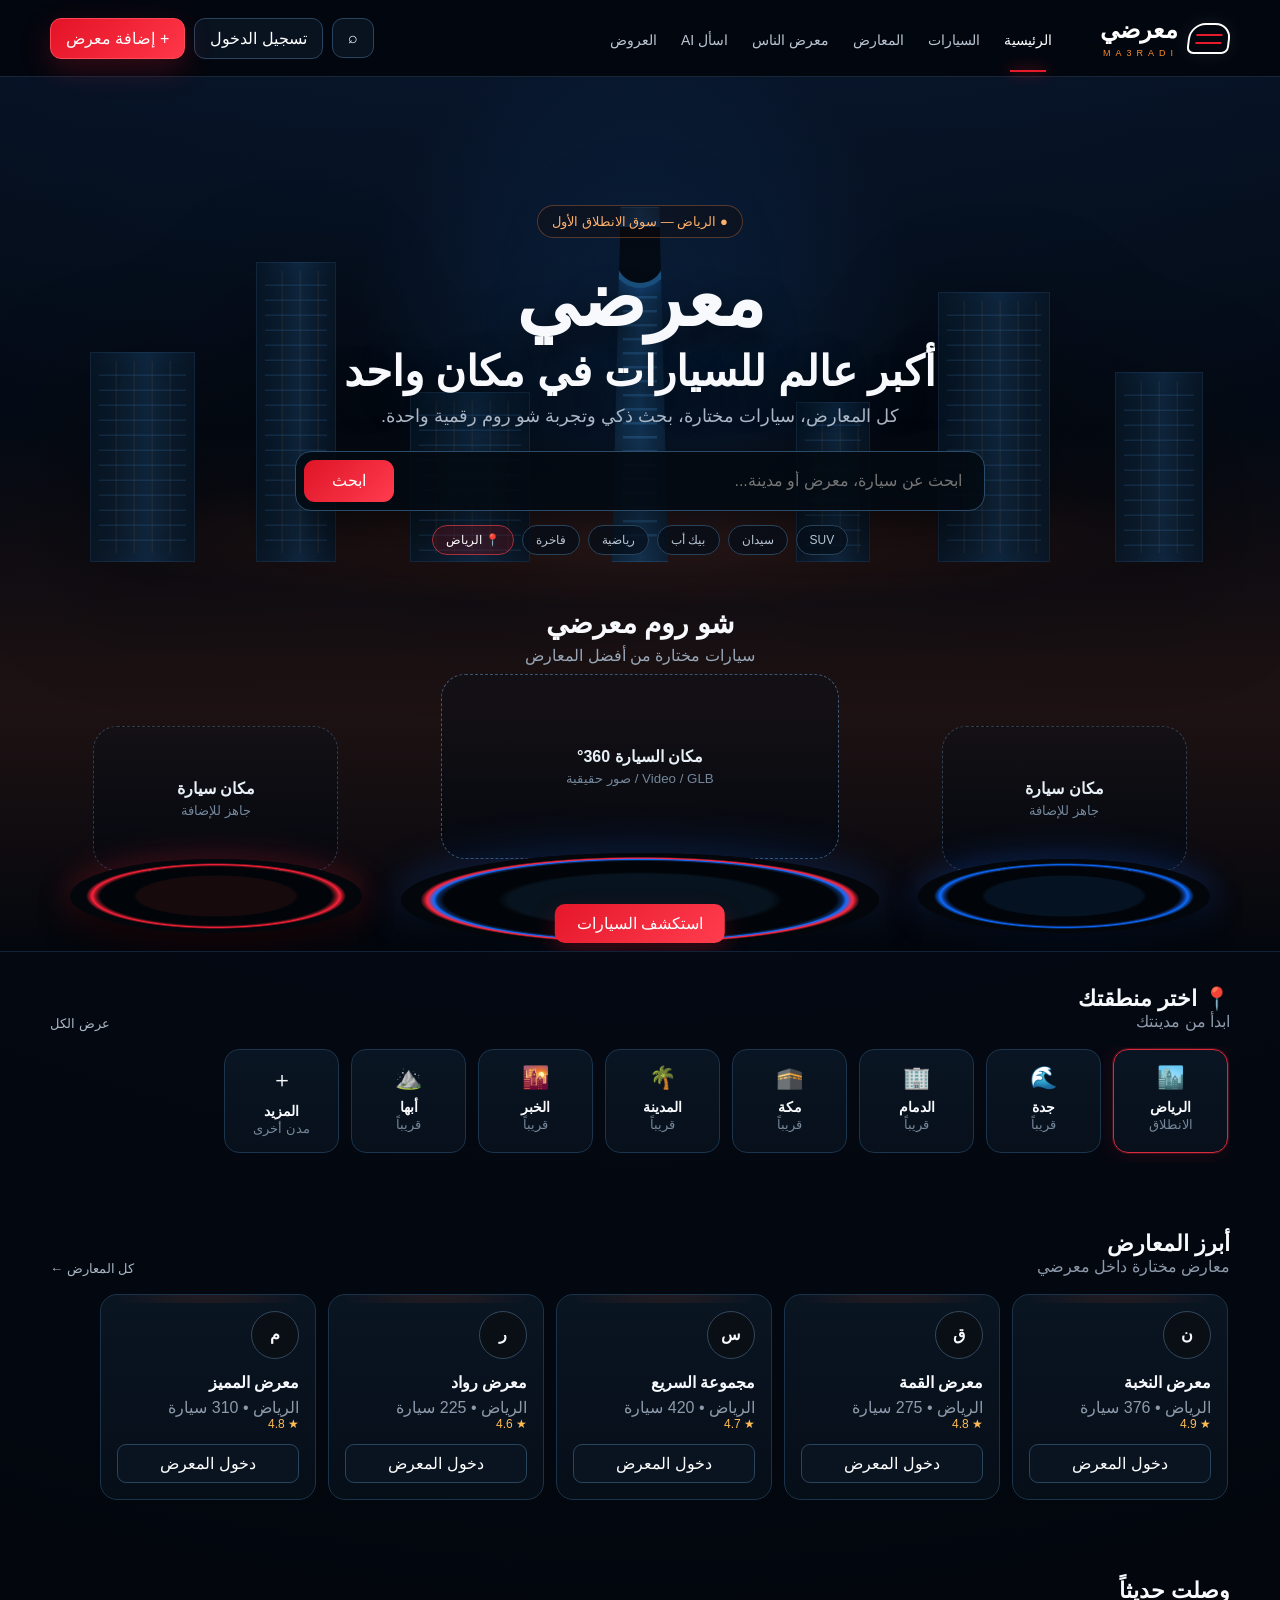
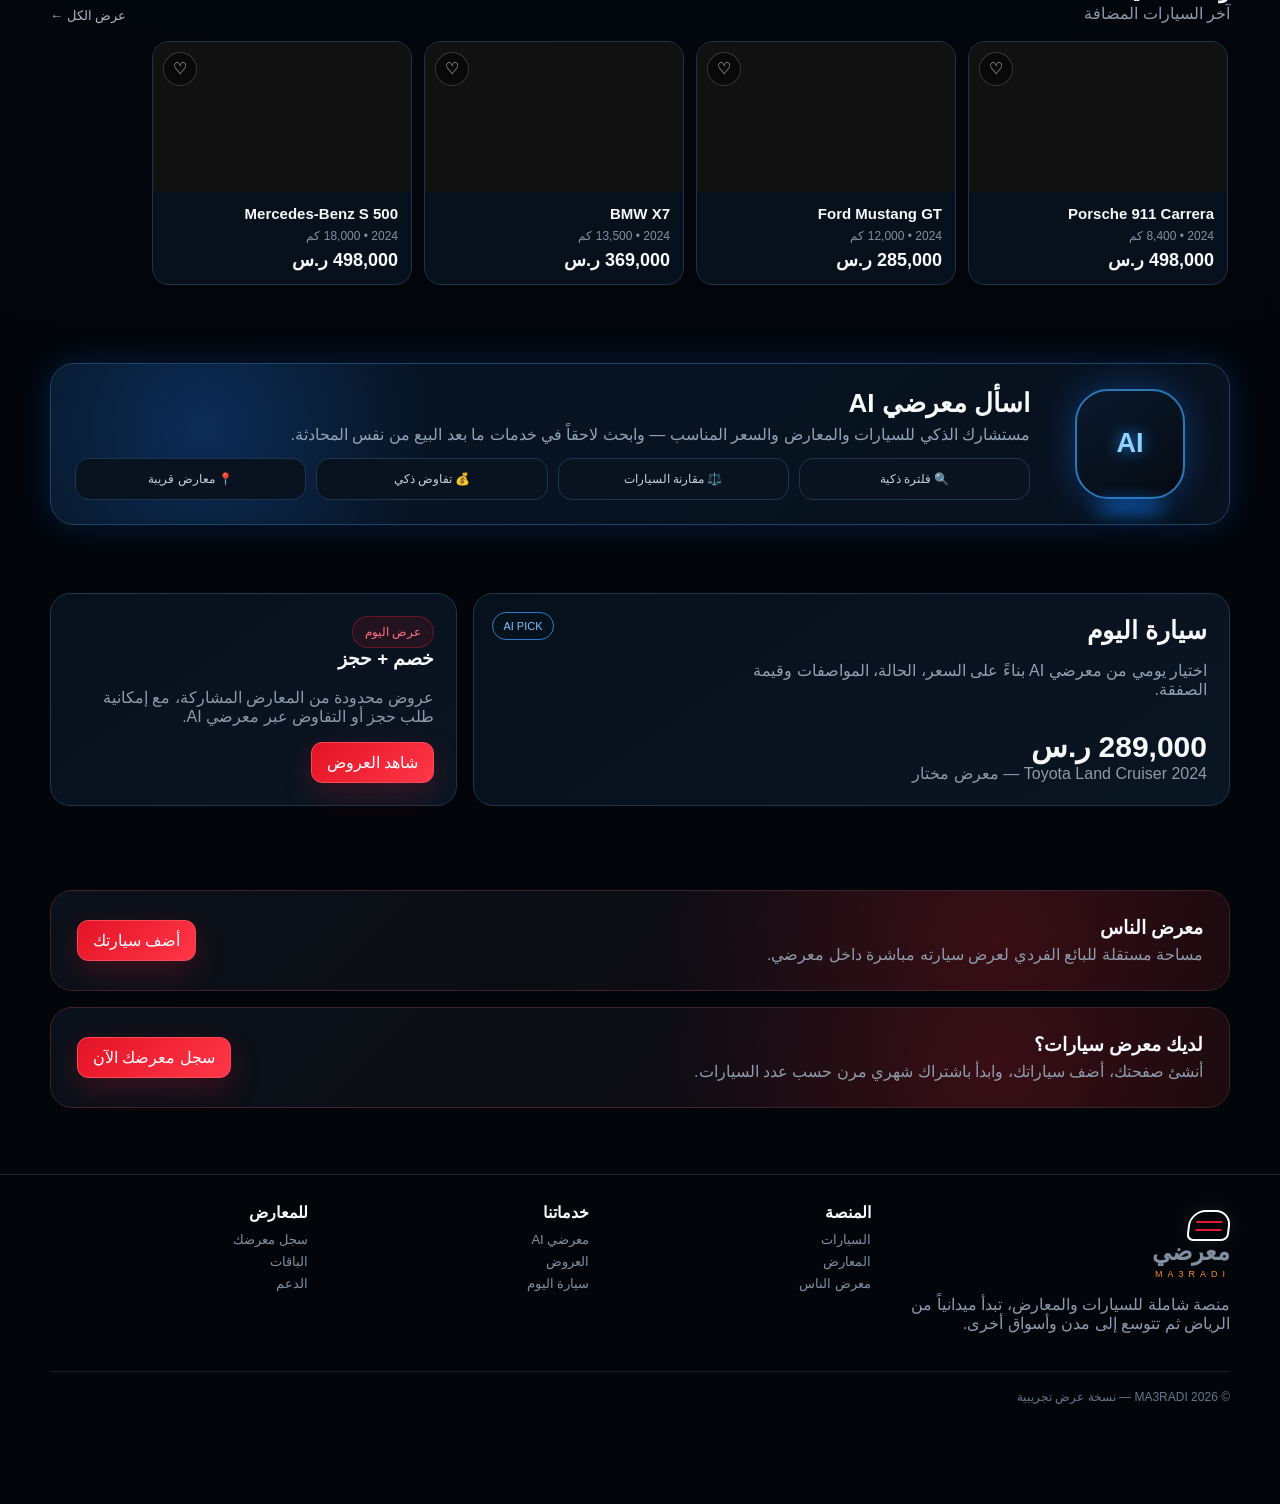
<file: index.html>
<!doctype html>
<html lang="ar" dir="rtl">
<head>
<meta charset="utf-8" />
<meta name="viewport" content="width=device-width,initial-scale=1,viewport-fit=cover" />
<meta name="theme-color" content="#040913" />
<title>معرضي | MA3RADI</title>
<style>
:root{--bg:#030710;--panel:#07111e;--panel2:#0b1626;--line:#1c3650;--text:#f7f9fc;--muted:#8d9aab;--red:#e51b2b;--red2:#ff3042;--blue:#1778ff;--orange:#ff8c2b;--glow:0 0 34px rgba(23,120,255,.22);--r:22px}
*{box-sizing:border-box}html{scroll-behavior:smooth}body{margin:0;background:radial-gradient(circle at 50% -20%,#0c1c33 0,#040914 36%,#02050a 70%);color:var(--text);font-family:"Tajawal","Segoe UI",Arial,sans-serif;overflow-x:hidden}.wrap{width:min(1180px,calc(100% - 32px));margin:auto}.muted{color:var(--muted)}button,input{font:inherit}.desktop{display:block}.mobile{display:none}
.header{position:sticky;top:0;z-index:50;background:rgba(2,6,12,.82);backdrop-filter:blur(15px);border-bottom:1px solid rgba(85,120,155,.28)}.header .inner{height:76px;display:flex;align-items:center;gap:26px}.brand{display:flex;align-items:center;gap:10px;text-decoration:none;color:#fff;min-width:150px}.mark{position:relative;width:42px;height:31px;border:2px solid #fff;border-radius:16px 16px 7px 7px;transform:skew(-7deg);box-shadow:0 0 20px rgba(255,255,255,.08)}.mark:before{content:"";position:absolute;left:6px;right:6px;top:9px;height:2px;background:var(--red);box-shadow:0 8px 0 var(--red)}.brand b{font-size:24px;line-height:.9}.brand small{display:block;color:var(--orange);font-size:9px;letter-spacing:5px;margin-top:6px}.nav{display:flex;align-items:center;gap:20px;flex:1}.nav a{color:#bac4d1;text-decoration:none;font-size:14px;padding:28px 2px 24px;position:relative}.nav a.active,.nav a:hover{color:#fff}.nav a.active:after{content:"";position:absolute;left:15%;right:15%;bottom:0;height:2px;background:var(--red);box-shadow:0 0 14px var(--red)}.headActions{display:flex;gap:9px;align-items:center}.ghost,.primary{border:1px solid #29445e;color:#fff;background:#09121f;border-radius:11px;padding:10px 15px;cursor:pointer}.primary{background:linear-gradient(135deg,#e31326,#ff3748);border-color:#ff4857;box-shadow:0 10px 30px rgba(229,27,43,.23)}
.hero{position:relative;min-height:840px;overflow:hidden;border-bottom:1px solid #102338}.heroBg{position:absolute;inset:0;background:radial-gradient(circle at 50% 27%,rgba(24,87,160,.26),transparent 31%),linear-gradient(180deg,rgba(2,7,14,.05),#040a12 72%,#03070d)}.sunset{position:absolute;inset:0;background:linear-gradient(180deg,rgba(8,38,78,.18) 0,rgba(15,25,48,.02) 40%,rgba(237,80,24,.11) 72%,transparent 100%)}.city{position:absolute;left:0;right:0;top:90px;height:395px;opacity:.82;filter:drop-shadow(0 30px 60px rgba(0,0,0,.55))}.building{position:absolute;bottom:0;background:linear-gradient(90deg,#07131f,#102a43 55%,#08131f);border:1px solid rgba(58,114,166,.25);box-shadow:inset 0 0 30px rgba(30,111,195,.09)}.building:after{content:"";position:absolute;inset:8px;background:repeating-linear-gradient(180deg,transparent 0 13px,rgba(71,152,226,.18) 14px 15px),repeating-linear-gradient(90deg,transparent 0 16px,rgba(255,165,80,.08) 17px 18px)}.b1{right:6%;width:88px;height:190px}.b2{right:18%;width:112px;height:270px}.b3{right:32%;width:74px;height:160px}.b4{left:7%;width:105px;height:210px}.b5{left:20%;width:80px;height:300px}.b6{left:32%;width:120px;height:170px}.kingdom{position:absolute;left:50%;bottom:0;transform:translateX(-50%);width:108px;height:355px;background:linear-gradient(90deg,#081522 0,#153a5d 50%,#07111c 100%);clip-path:polygon(32% 0,68% 0,76% 100%,24% 100%);border:1px solid rgba(79,151,219,.25)}.kingdom:before{content:"";position:absolute;left:23%;right:23%;top:19px;height:56px;border-radius:0 0 40px 40px;background:#02070d;border:5px solid #1e5b8c;border-top:0;box-shadow:0 0 18px rgba(23,120,255,.35)}.kingdom:after{content:"";position:absolute;left:34%;right:34%;top:88px;bottom:15px;background:repeating-linear-gradient(180deg,rgba(71,153,224,.28) 0 2px,transparent 3px 14px)}.cityGlow{position:absolute;left:0;right:0;top:290px;height:160px;background:radial-gradient(ellipse at center,rgba(255,88,32,.14),transparent 62%)}
.heroContent{position:relative;z-index:3;text-align:center;padding-top:128px}.eyebrow{display:inline-flex;gap:8px;align-items:center;color:#ffb06a;border:1px solid rgba(255,145,69,.3);background:rgba(22,11,6,.35);border-radius:999px;padding:8px 14px;font-size:13px}.hero h1{font-size:clamp(44px,6vw,78px);line-height:1.08;margin:20px 0 10px;text-shadow:0 12px 32px rgba(0,0,0,.65)}.hero h1 span{display:block;font-size:.55em;margin-top:8px}.hero p{margin:0 auto 24px;color:#aab6c5;font-size:18px}.search{margin:0 auto;width:min(690px,100%);display:flex;gap:10px;background:rgba(3,9,17,.9);border:1px solid #2a4c6a;padding:8px;border-radius:16px;box-shadow:0 18px 45px rgba(0,0,0,.38)}.search input{flex:1;border:0;outline:0;color:#fff;background:transparent;padding:12px 14px}.search button{border:0;border-radius:11px;padding:0 28px;color:#fff;background:linear-gradient(135deg,#df1427,#ff3c4e);cursor:pointer}.chips{display:flex;justify-content:center;gap:8px;flex-wrap:wrap;margin-top:14px}.chip{border:1px solid #284259;background:rgba(5,13,24,.72);color:#b9c5d3;border-radius:999px;padding:7px 13px;font-size:12px}.cityChip{color:#fff;border-color:#a5313c;background:rgba(104,12,21,.35)}
.showroom{position:relative;z-index:5;margin-top:52px}.showroom h2{margin:0;font-size:28px}.showroom .sub{color:#98a6b6;margin-top:6px}.stageRow{height:270px;margin-top:16px;display:grid;grid-template-columns:1fr 1.5fr 1fr;align-items:end;gap:10px;perspective:1000px}.slot{position:relative;height:100%;display:flex;align-items:flex-end;justify-content:center}.slot .plate{position:absolute;bottom:18px;width:88%;height:74px;border-radius:50%;background:radial-gradient(ellipse,#051221 0 38%,#01050a 40% 56%,rgba(17,96,255,.38) 58%,#0c6cff 60%,#03060b 63%);box-shadow:0 17px 30px rgba(0,0,0,.7),0 0 34px rgba(30,104,255,.35)}.slot.red .plate{background:radial-gradient(ellipse,#170a0c 0 38%,#01050a 40% 56%,rgba(255,34,49,.38) 58%,#ff2139 60%,#03060b 63%);box-shadow:0 17px 30px rgba(0,0,0,.7),0 0 34px rgba(255,38,55,.3)}.slot.center .plate{width:96%;height:94px;bottom:4px;background:radial-gradient(ellipse,#07131e 0 39%,#01050a 42% 58%,rgba(20,110,255,.32) 60%,#0c6cff 61%,#ff263b 63%,#03060b 65%);box-shadow:0 24px 40px rgba(0,0,0,.75),0 0 45px rgba(31,110,255,.28)}.dropzone{position:absolute;bottom:80px;width:74%;height:145px;border:1px dashed rgba(119,153,187,.35);border-radius:24px;background:linear-gradient(180deg,rgba(8,17,29,.35),rgba(4,9,16,.7));display:grid;place-items:center;color:#7890a8;transition:.2s}.center .dropzone{height:185px;bottom:92px;width:80%;color:#cdd8e4;border-color:rgba(114,160,210,.5)}.dropzone b{display:block;color:#e8f0f7;font-size:16px}.dropzone small{display:block;margin-top:5px;color:#73879b}.slot:hover .dropzone{transform:translateY(-3px);border-color:#397db9}.showCta{position:absolute;bottom:8px;left:50%;transform:translateX(-50%);z-index:4;border:0;background:linear-gradient(135deg,#e5172b,#ff3d4e);color:#fff;padding:10px 22px;border-radius:10px;box-shadow:0 10px 25px rgba(229,23,43,.25);cursor:pointer}
.section{padding:34px 0}.sectionHead{display:flex;align-items:end;justify-content:space-between;margin-bottom:16px}.sectionHead h3{font-size:22px;margin:0}.sectionHead a{color:#aab7c5;text-decoration:none;font-size:13px}.regionRow,.hscroll{display:flex;gap:12px;overflow:auto;padding:2px 2px 10px;scrollbar-width:none}.regionRow::-webkit-scrollbar,.hscroll::-webkit-scrollbar{display:none}.region{min-width:115px;padding:15px 12px;background:linear-gradient(180deg,#0a1523,#07101b);border:1px solid #1b354d;border-radius:15px;text-align:center}.region.active{border-color:#d52b3d;box-shadow:0 0 0 1px rgba(232,36,54,.22),0 0 28px rgba(232,36,54,.14)}.region .ico{font-size:22px}.region b{display:block;margin-top:8px;font-size:14px}.region small{color:#76879a}.dealer{min-width:216px;background:linear-gradient(180deg,#0a1522,#060e18);border:1px solid #1b334a;border-radius:17px;padding:16px;position:relative;overflow:hidden}.dealer:before{content:"";position:absolute;inset:-40% -20% auto;height:90px;background:radial-gradient(circle,rgba(255,88,31,.15),transparent 65%)}.dealer .logoCircle{width:48px;height:48px;border-radius:50%;display:grid;place-items:center;border:1px solid #31475c;background:#0a0f16;font-weight:800;margin-bottom:14px}.dealer h4{margin:0 0 6px;font-size:16px}.rating{color:#ffbb55;font-size:12px}.dealer button{width:100%;margin-top:13px;padding:9px;border-radius:9px;background:#0a1420;border:1px solid #29455e;color:#fff}.car{min-width:260px;border:1px solid #1d354d;background:#07111c;border-radius:17px;overflow:hidden}.carImg{height:150px;background:#111 center/cover no-repeat;position:relative}.carImg:after{content:"♡";position:absolute;left:10px;top:10px;width:32px;height:32px;border-radius:50%;display:grid;place-items:center;background:rgba(0,0,0,.45);border:1px solid rgba(255,255,255,.18)}.carBody{padding:13px}.carBody b{font-size:15px}.carBody .meta{color:#7f90a1;font-size:12px;margin:6px 0}.price{font-weight:800;font-size:18px}.aiCard{background:radial-gradient(circle at 13% 40%,rgba(28,121,255,.24),transparent 22%),linear-gradient(135deg,#071524,#08111d);border:1px solid #1d4263;border-radius:24px;padding:24px;display:grid;grid-template-columns:150px 1fr;gap:25px;align-items:center;box-shadow:var(--glow)}.robot{width:110px;height:110px;border-radius:33px;margin:auto;background:linear-gradient(145deg,#0b1a2d,#050a11);border:2px solid #2b77b9;box-shadow:0 0 35px rgba(24,124,255,.35);display:grid;place-items:center;position:relative}.robot:before{content:"AI";font-weight:900;font-size:27px;color:#8fd4ff;text-shadow:0 0 15px #278cff}.robot:after{content:"";position:absolute;width:74px;height:8px;border-radius:50%;background:#0e80ff;filter:blur(9px);bottom:-14px}.aiCard h3{margin:0 0 6px;font-size:26px}.aiCard p{color:#91a2b6;margin:0 0 14px}.aiFeatures{display:grid;grid-template-columns:repeat(4,1fr);gap:10px}.aiFeature{background:#08131f;border:1px solid #1b3650;border-radius:14px;padding:13px;text-align:center;color:#c5d0da;font-size:12px}.daily{display:grid;grid-template-columns:1.3fr .7fr;gap:16px}.dailyMain,.offerBox{border:1px solid #1d354d;border-radius:20px;background:linear-gradient(145deg,#07111c,#0a1522);padding:22px;min-height:210px}.dailyMain{position:relative;overflow:hidden}.dailyMain:after{content:"AI PICK";position:absolute;left:18px;top:18px;padding:7px 10px;border:1px solid #2c7cca;border-radius:999px;color:#7fc4ff;font-size:11px}.dailyMain h3{font-size:25px;margin:0 0 8px}.dailyMain p{max-width:500px;color:#8fa0b3}.dailyMain .bigprice{font-size:30px;font-weight:900;margin-top:30px}.offerBox h3{margin-top:0}.offerPill{display:inline-flex;padding:8px 12px;border-radius:999px;background:rgba(229,27,43,.12);border:1px solid rgba(229,27,43,.35);color:#ff7380;font-size:12px}.cta{margin-top:16px;padding:26px;border-radius:22px;border:1px solid #40212a;background:radial-gradient(circle at 80% 50%,rgba(229,27,43,.2),transparent 35%),linear-gradient(135deg,#0a111a,#10090d);display:flex;justify-content:space-between;align-items:center;gap:20px}.cta h3{margin:0 0 6px}.cta p{margin:0;color:#8f9baa}.footer{border-top:1px solid #142639;margin-top:32px;padding:28px 0 100px;background:#02060b}.footerGrid{display:grid;grid-template-columns:1.3fr repeat(3,1fr);gap:24px}.footer h4{margin:0 0 10px}.footer a{display:block;color:#8190a1;text-decoration:none;font-size:13px;margin:7px 0}.copy{margin-top:22px;padding-top:18px;border-top:1px solid #112030;color:#667789;font-size:12px}
.bottomNav{display:none}
@media(max-width:820px){.desktop{display:none}.mobile{display:flex}.wrap{width:min(100% - 26px,720px)}.header .inner{height:74px}.header .mobile{width:100%;align-items:center;justify-content:space-between}.brand{min-width:auto}.brand b{font-size:23px}.headActions .primary{padding:10px 13px}.hero{min-height:900px}.heroContent{padding-top:84px}.hero h1{font-size:43px}.hero p{font-size:15px;padding:0 12px}.search{width:100%;gap:7px}.search button{padding:0 18px}.city{top:82px;height:310px;opacity:.62}.kingdom{height:280px;width:84px}.b2{height:220px}.b5{height:240px}.showroom{margin-top:56px}.stageRow{height:325px;grid-template-columns:.65fr 1.7fr .65fr;gap:0}.slot:not(.center) .dropzone{display:none}.slot:not(.center) .plate{width:125%;height:55px;opacity:.7}.slot.center .dropzone{height:196px;bottom:100px;width:96%}.slot.center .plate{width:112%;height:94px}.section{padding:28px 0}.region{min-width:105px}.dealer{min-width:205px}.car{min-width:245px}.aiCard{grid-template-columns:1fr;padding:20px;text-align:center}.robot{width:92px;height:92px}.aiFeatures{grid-template-columns:repeat(2,1fr)}.daily{grid-template-columns:1fr}.cta{align-items:flex-start;flex-direction:column}.footerGrid{grid-template-columns:1fr 1fr}.bottomNav{position:fixed;z-index:80;bottom:0;left:0;right:0;height:72px;padding-bottom:env(safe-area-inset-bottom);display:grid;grid-template-columns:repeat(5,1fr);background:rgba(2,6,12,.95);backdrop-filter:blur(12px);border-top:1px solid #172b3f}.bottomNav a{display:grid;place-items:center;text-decoration:none;color:#8190a0;font-size:10px;padding-top:7px}.bottomNav span{font-size:20px;line-height:1}.bottomNav a.active{color:#fff}.footer{padding-bottom:110px}}
</style>
</head>
<body>
<header class="header">
  <div class="wrap inner">
    <div class="mobile">
      <a class="brand" href="#home"><div class="mark"></div><div><b>معرضي</b><small>MA3RADI</small></div></a>
      <div class="headActions"><button class="primary" onclick="toast('قريباً: تسجيل المعرض')">+ سجل معرضك</button></div>
    </div>
    <a class="brand desktop" href="#home"><div class="mark"></div><div><b>معرضي</b><small>MA3RADI</small></div></a>
    <nav class="nav desktop"><a href="#home" class="active">الرئيسية</a><a href="#showroom">السيارات</a><a href="#dealers">المعارض</a><a href="#people">معرض الناس</a><a href="#ai">اسأل AI</a><a href="#offers">العروض</a></nav>
    <div class="headActions desktop"><button class="ghost">⌕</button><button class="ghost">تسجيل الدخول</button><button class="primary">+ إضافة معرض</button></div>
  </div>
</header>
<main id="home">
<section class="hero">
  <div class="heroBg"></div><div class="sunset"></div>
  <div class="city"><div class="cityGlow"></div><div class="building b1"></div><div class="building b2"></div><div class="building b3"></div><div class="building b4"></div><div class="building b5"></div><div class="building b6"></div><div class="kingdom" title="برج المملكة"></div></div>
  <div class="wrap heroContent">
    <div class="eyebrow">● الرياض — سوق الانطلاق الأول</div>
    <h1>معرضي <span>أكبر عالم للسيارات في مكان واحد</span></h1>
    <p>كل المعارض، سيارات مختارة، بحث ذكي وتجربة شو روم رقمية واحدة.</p>
    <div class="search"><input placeholder="ابحث عن سيارة، معرض أو مدينة..." /><button onclick="toast('بحث معرضي AI جاهز للربط')">ابحث</button></div>
    <div class="chips"><span class="chip">SUV</span><span class="chip">سيدان</span><span class="chip">بيك أب</span><span class="chip">رياضية</span><span class="chip">فاخرة</span><span class="chip cityChip">📍 الرياض</span></div>
    <div class="showroom" id="showroom">
      <h2>شو روم معرضي</h2><div class="sub">سيارات مختارة من أفضل المعارض</div>
      <div class="stageRow">
        <div class="slot"><div class="dropzone"><div><b>مكان سيارة</b><small>جاهز للإضافة</small></div></div><div class="plate"></div></div>
        <div class="slot center red"><div class="dropzone"><div><b>مكان السيارة 360°</b><small>Video / GLB / صور حقيقية</small></div></div><div class="plate"></div><button class="showCta" onclick="toast('الشو روم جاهز لإضافة السيارة')">استكشف السيارات</button></div>
        <div class="slot red"><div class="dropzone"><div><b>مكان سيارة</b><small>جاهز للإضافة</small></div></div><div class="plate"></div></div>
      </div>
    </div>
  </div>
</section>
<section class="section"><div class="wrap"><div class="sectionHead"><div><h3>📍 اختر منطقتك</h3><div class="muted">ابدأ من مدينتك</div></div><a href="#">عرض الكل</a></div><div class="regionRow">
  <div class="region active"><div class="ico">🏙️</div><b>الرياض</b><small>الانطلاق</small></div><div class="region"><div class="ico">🌊</div><b>جدة</b><small>قريباً</small></div><div class="region"><div class="ico">🏢</div><b>الدمام</b><small>قريباً</small></div><div class="region"><div class="ico">🕋</div><b>مكة</b><small>قريباً</small></div><div class="region"><div class="ico">🌴</div><b>المدينة</b><small>قريباً</small></div><div class="region"><div class="ico">🌇</div><b>الخبر</b><small>قريباً</small></div><div class="region"><div class="ico">⛰️</div><b>أبها</b><small>قريباً</small></div><div class="region"><div class="ico">＋</div><b>المزيد</b><small>مدن أخرى</small></div>
</div></div></section>
<section class="section" id="dealers"><div class="wrap"><div class="sectionHead"><div><h3>أبرز المعارض</h3><div class="muted">معارض مختارة داخل معرضي</div></div><a href="#">كل المعارض ←</a></div><div class="hscroll">
  <div class="dealer"><div class="logoCircle">ن</div><h4>معرض النخبة</h4><div class="muted">الرياض • 376 سيارة</div><div class="rating">★ 4.9</div><button>دخول المعرض</button></div>
  <div class="dealer"><div class="logoCircle">ق</div><h4>معرض القمة</h4><div class="muted">الرياض • 275 سيارة</div><div class="rating">★ 4.8</div><button>دخول المعرض</button></div>
  <div class="dealer"><div class="logoCircle">س</div><h4>مجموعة السريع</h4><div class="muted">الرياض • 420 سيارة</div><div class="rating">★ 4.7</div><button>دخول المعرض</button></div>
  <div class="dealer"><div class="logoCircle">ر</div><h4>معرض رواد</h4><div class="muted">الرياض • 225 سيارة</div><div class="rating">★ 4.6</div><button>دخول المعرض</button></div>
  <div class="dealer"><div class="logoCircle">م</div><h4>معرض المميز</h4><div class="muted">الرياض • 310 سيارة</div><div class="rating">★ 4.8</div><button>دخول المعرض</button></div>
</div></div></section>
<section class="section"><div class="wrap"><div class="sectionHead"><div><h3>وصلت حديثاً</h3><div class="muted">آخر السيارات المضافة</div></div><a href="#">عرض الكل ←</a></div><div class="hscroll">
  <article class="car"><div class="carImg" style="background-image:url('https://images.unsplash.com/photo-1503376780353-7e6692767b70?auto=format&fit=crop&w=900&q=82')"></div><div class="carBody"><b>Porsche 911 Carrera</b><div class="meta">2024 • 8,400 كم</div><div class="price">498,000 ر.س</div></div></article>
  <article class="car"><div class="carImg" style="background-image:url('https://images.unsplash.com/photo-1494976388531-d1058494cdd8?auto=format&fit=crop&w=900&q=82')"></div><div class="carBody"><b>Ford Mustang GT</b><div class="meta">2024 • 12,000 كم</div><div class="price">285,000 ر.س</div></div></article>
  <article class="car"><div class="carImg" style="background-image:url('https://images.unsplash.com/photo-1550355291-bbee04a92027?auto=format&fit=crop&w=900&q=82')"></div><div class="carBody"><b>BMW X7</b><div class="meta">2024 • 13,500 كم</div><div class="price">369,000 ر.س</div></div></article>
  <article class="car"><div class="carImg" style="background-image:url('https://images.unsplash.com/photo-1553440569-bcc63803a83d?auto=format&fit=crop&w=900&q=82')"></div><div class="carBody"><b>Mercedes-Benz S 500</b><div class="meta">2024 • 18,000 كم</div><div class="price">498,000 ر.س</div></div></article>
</div></div></section>
<section class="section" id="ai"><div class="wrap"><div class="aiCard"><div class="robot"></div><div><h3>اسأل معرضي AI</h3><p>مستشارك الذكي للسيارات والمعارض والسعر المناسب — وابحث لاحقاً في خدمات ما بعد البيع من نفس المحادثة.</p><div class="aiFeatures"><div class="aiFeature">🔍 فلترة ذكية</div><div class="aiFeature">⚖️ مقارنة السيارات</div><div class="aiFeature">💰 تفاوض ذكي</div><div class="aiFeature">📍 معارض قريبة</div></div></div></div></div></section>
<section class="section"><div class="wrap"><div class="daily"><div class="dailyMain"><h3>سيارة اليوم</h3><p>اختيار يومي من معرضي AI بناءً على السعر، الحالة، المواصفات وقيمة الصفقة.</p><div class="bigprice">289,000 ر.س</div><div class="muted">Toyota Land Cruiser 2024 — معرض مختار</div></div><div class="offerBox" id="offers"><span class="offerPill">عرض اليوم</span><h3>خصم + حجز</h3><p class="muted">عروض محدودة من المعارض المشاركة، مع إمكانية طلب حجز أو التفاوض عبر معرضي AI.</p><button class="primary">شاهد العروض</button></div></div></div></section>
<section class="section" id="people"><div class="wrap"><div class="cta"><div><h3>معرض الناس</h3><p>مساحة مستقلة للبائع الفردي لعرض سيارته مباشرة داخل معرضي.</p></div><button class="primary">أضف سيارتك</button></div><div class="cta"><div><h3>لديك معرض سيارات؟</h3><p>أنشئ صفحتك، أضف سياراتك، وابدأ باشتراك شهري مرن حسب عدد السيارات.</p></div><button class="primary">سجل معرضك الآن</button></div></div></section>
</main>
<footer class="footer"><div class="wrap"><div class="footerGrid"><div><a class="brand" href="#home"><div class="mark"></div><div><b>معرضي</b><small>MA3RADI</small></div></a><p class="muted">منصة شاملة للسيارات والمعارض، تبدأ ميدانياً من الرياض ثم تتوسع إلى مدن وأسواق أخرى.</p></div><div><h4>المنصة</h4><a href="#showroom">السيارات</a><a href="#dealers">المعارض</a><a href="#people">معرض الناس</a></div><div><h4>خدماتنا</h4><a href="#ai">معرضي AI</a><a href="#offers">العروض</a><a href="#">سيارة اليوم</a></div><div><h4>للمعارض</h4><a href="#">سجل معرضك</a><a href="#">الباقات</a><a href="#">الدعم</a></div></div><div class="copy">© 2026 MA3RADI — نسخة عرض تجريبية</div></div></footer>
<nav class="bottomNav"><a class="active" href="#home"><span>⌂</span>الرئيسية</a><a href="#dealers"><span>🏢</span>المعارض</a><a href="#people"><span>🚘</span>معرض الناس</a><a href="#ai"><span>🤖</span>AI</a><a href="#"><span>＋</span>سجل معرضك</a></nav>
<div id="toast" style="position:fixed;z-index:120;left:50%;bottom:92px;transform:translate(-50%,18px);background:#0c1724;border:1px solid #31506d;color:#fff;padding:11px 16px;border-radius:12px;opacity:0;pointer-events:none;transition:.25s;box-shadow:0 16px 35px rgba(0,0,0,.45)"></div>
<script>
function toast(t){const x=document.getElementById('toast');x.textContent=t;x.style.opacity='1';x.style.transform='translate(-50%,0)';clearTimeout(window.__tt);window.__tt=setTimeout(()=>{x.style.opacity='0';x.style.transform='translate(-50%,18px)'},1800)}
const links=[...document.querySelectorAll('.nav a,.bottomNav a')];links.forEach(a=>a.addEventListener('click',()=>{if(a.getAttribute('href')?.startsWith('#')){links.forEach(x=>x.classList.remove('active'));a.classList.add('active')}}));
</script>
</body></html>
</file>
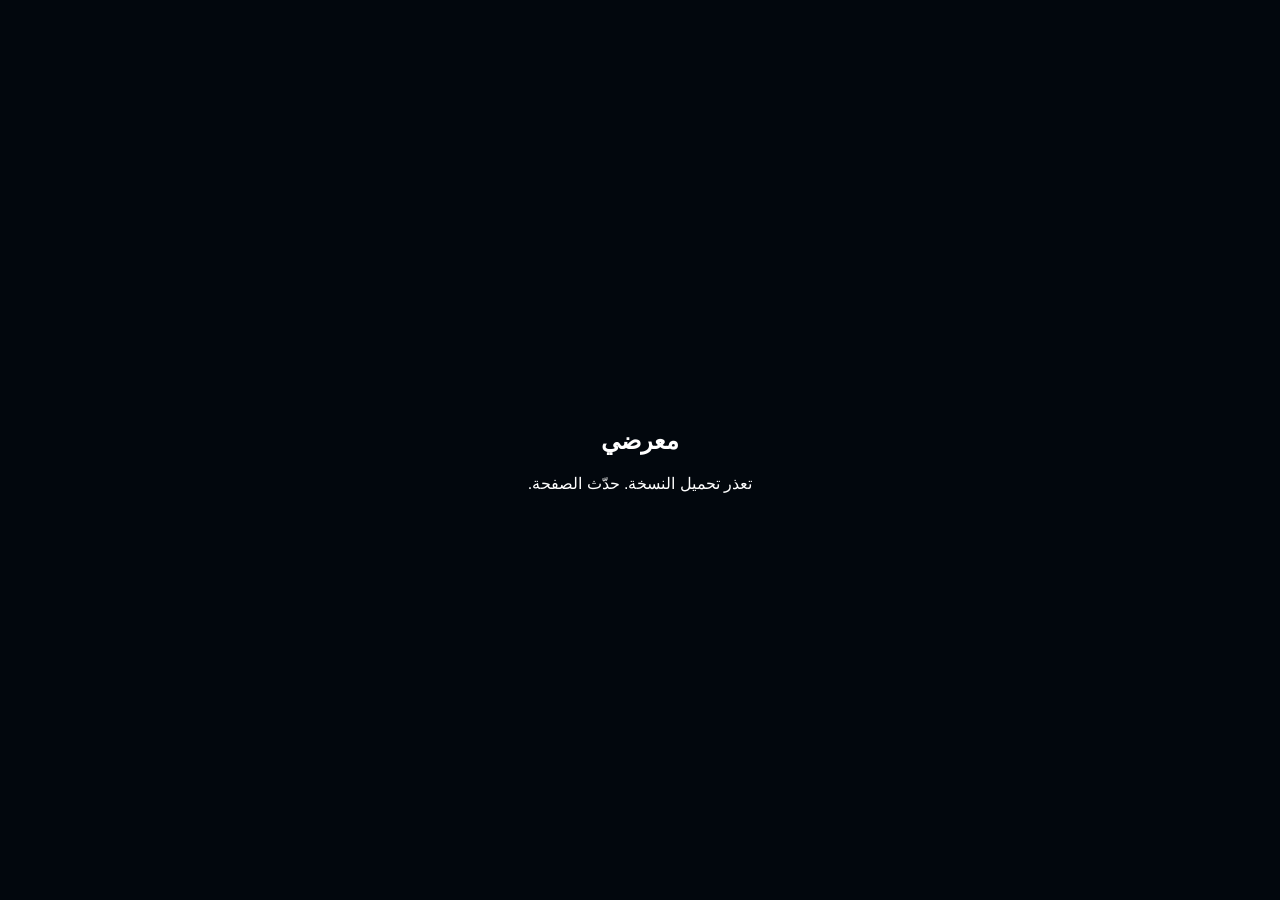
<file: vercel_import.html>
<!doctype html><html lang="ar" dir="rtl"><head><meta charset="utf-8"><meta name="viewport" content="width=device-width,initial-scale=1"><meta name="theme-color" content="#04101c"><title>معرضي | MA3RADI</title><style>body{margin:0;background:#02070d;color:#fff;font-family:Arial,sans-serif;display:grid;place-items:center;min-height:100vh}.l{text-align:center}.r{width:46px;height:46px;border:3px solid #203a54;border-top-color:#ef334d;border-radius:50%;animation:s .8s linear infinite;margin:auto}@keyframes s{to{transform:rotate(360deg)}}small{color:#ff8a00;letter-spacing:4px}</style></head><body><div class="l"><div class="r"></div><h2>معرضي</h2><small>MA3RADI</small></div><script>(async()=>{try{const B='https://raw.githubusercontent.com/abodaa44/Me/main/';const fs=['p01.txt','p02.txt','p03.txt','p04.txt','p05.txt','p06.txt','p07.txt','p08.txt'];const ps=await Promise.all(fs.map(f=>fetch(B+f+'?v=13',{cache:'no-store'}).then(r=>{if(!r.ok)throw Error(f);return r.text()})));const bin=Uint8Array.from(atob(ps.join('')),c=>c.charCodeAt(0));const ds=new DecompressionStream('gzip');let html=await new Response(new Blob([bin]).stream().pipeThrough(ds)).text();const patch=`<script>(async()=>{try{const style=document.createElement('style');style.textContent='.stage{bottom:78px!important;height:235px!important;width:min(660px,94%)!important;z-index:2!important;pointer-events:none}.stage video{width:100%;height:100%;object-fit:contain;mix-blend-mode:screen;filter:contrast(1.08) saturate(1.08) drop-shadow(0 25px 22px rgba(0,0,0,.72));transform:translateY(8px) scale(1.06)}@media(max-width:850px){.stage{bottom:74px!important;height:215px!important;width:96%!important}}';document.head.appendChild(style);const hero=document.querySelector('#home .hero');if(hero){const h1=hero.querySelector('.heroCopy h1');const p=hero.querySelector('.heroCopy p');if(h1)h1.textContent='أكثر من مجرد سيارة... إنها تجربة';if(p)p.textContent='اكتشف السيارات كما لو كنت داخل المعرض.';}const ph=document.querySelector('#home .stage .placeholder');if(ph){const b64=(await (await fetch(B+'assets/jeep360.b64?v=13',{cache:'no-store'})).text()).trim();const bytes=Uint8Array.from(atob(b64),c=>c.charCodeAt(0));const u=URL.createObjectURL(new Blob([bytes],{type:'video/mp4'}));const v=document.createElement('video');v.src=u;v.autoplay=true;v.muted=true;v.loop=true;v.playsInline=true;v.preload='auto';v.setAttribute('aria-label','Jeep Gladiator Rubicon 360');ph.replaceWith(v);v.play().catch(()=>{});}if(typeof dealers!=='undefined'&&!dealers.some(d=>d.id==='scorpion'))dealers.unshift({id:'scorpion',name:'معرض العقرب',city:'الرياض',count:22,rating:4.9,img:'https://images.unsplash.com/photo-1493238792000-8113da705763?auto=format&fit=crop&w=900&q=80'});if(typeof cars!=='undefined'&&!cars.some(c=>c.id==='jeep'))cars.unshift({id:'jeep',name:'Jeep Gladiator Rubicon',dealer:'scorpion',price:'498,000',mileage:'12,000 كم',year:'2024',img:'https://images.unsplash.com/photo-1533473359331-0135ef1b58bf?auto=format&fit=crop&w=1000&q=80'});const info=document.querySelector('#home .heroInfo');if(info)info.innerHTML='<div><b>Jeep Gladiator Rubicon</b><div class="muted small">معرض العقرب • سيارة مختارة من معرضي</div></div><div class="price">498,000 ر.س</div><button class="btn red" onclick="openCar(\'jeep\')">شاهد السيارة</button>';const s=document.querySelector('#home .stats .stat span');if(s)s.textContent='سيارة حقيقية تدور داخل الشو روم';}catch(e){console.error('MA3RADI showroom patch',e)}})();<\/script>`;html=html.replace('</body>',patch+'</body>');document.open();document.write(html);document.close()}catch(e){document.body.innerHTML='<div style="padding:30px;text-align:center"><h2>معرضي</h2><div>تعذر تحميل النسخة. حدّث الصفحة.</div></div>';console.error(e)}})();</script></body></html>
</file>
